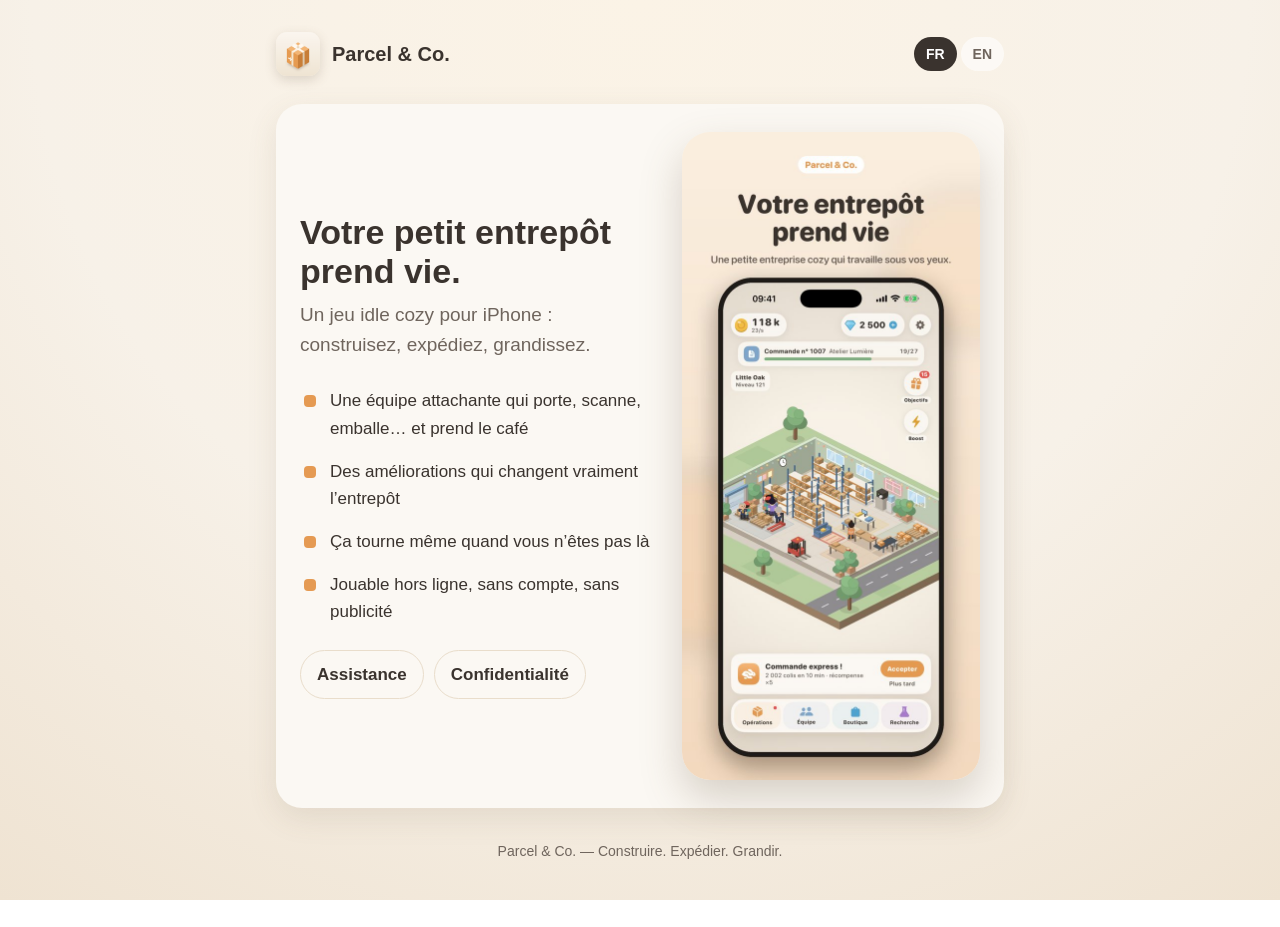
<file: index.html>
<!doctype html>
<html lang="fr">
<head>
  <meta charset="utf-8">
  <meta name="viewport" content="width=device-width, initial-scale=1">
  <title>Parcel & Co. — Idle Warehouse</title>
  <meta name="description" content="Parcel & Co. : un jeu idle cozy pour iPhone. Construisez un petit entrepôt et faites-le grandir.">
  <link rel="icon" href="icon.png">
  <link rel="apple-touch-icon" href="icon.png">
  <link rel="stylesheet" href="style.css">
</head>
<body>
  <div class="wrap">
    <header class="top">
      <a class="brand" href="./"><img src="icon.png" alt="">Parcel & Co.</a>
      <nav class="lang"><a class="on" href="./">FR</a><a href="en.html">EN</a></nav>
    </header>

    <section class="card hero">
      <div>
        <h1>Votre petit entrepôt prend vie.</h1>
        <p class="lead">Un jeu idle cozy pour iPhone : construisez, expédiez, grandissez.</p>
        <ul class="features">
          <li>Une équipe attachante qui porte, scanne, emballe… et prend le café</li>
          <li>Des améliorations qui changent vraiment l’entrepôt</li>
          <li>Ça tourne même quand vous n’êtes pas là</li>
          <li>Jouable hors ligne, sans compte, sans publicité</li>
        </ul>
        <div class="links">
          <a class="ghost" href="support.html">Assistance</a>
          <a class="ghost" href="privacy.html">Confidentialité</a>
        </div>
      </div>
      <img class="shot" src="screen-fr.jpg" alt="Capture d’écran de Parcel & Co.">
    </section>

    <footer>Parcel & Co. — Construire. Expédier. Grandir.</footer>
  </div>
</body>
</html>
</file>
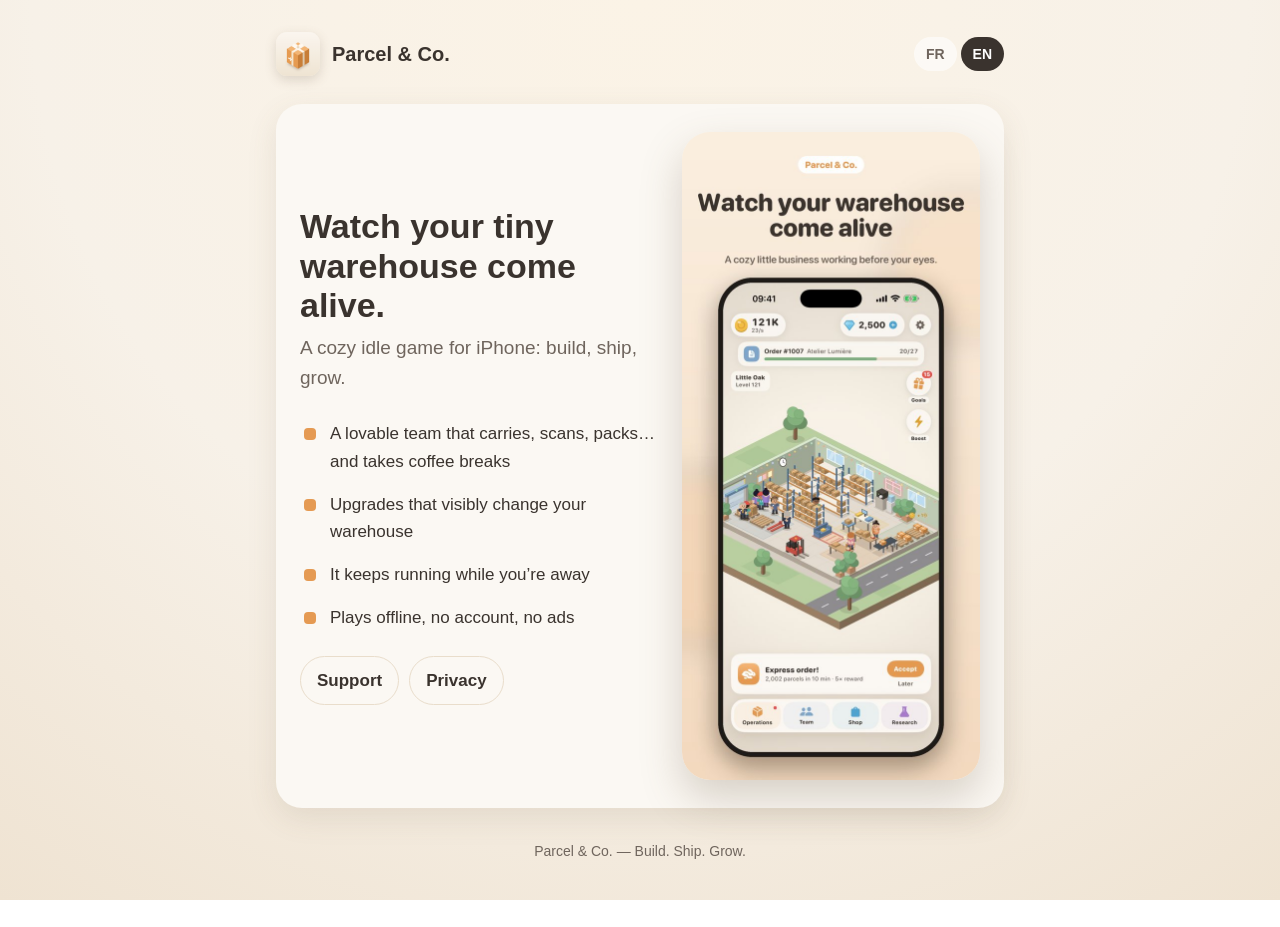
<file: en.html>
<!doctype html>
<html lang="en">
<head>
  <meta charset="utf-8">
  <meta name="viewport" content="width=device-width, initial-scale=1">
  <title>Parcel & Co. — Idle Warehouse</title>
  <meta name="description" content="Parcel & Co.: a cozy idle game for iPhone. Build a tiny warehouse and watch it grow.">
  <link rel="icon" href="icon.png">
  <link rel="apple-touch-icon" href="icon.png">
  <link rel="stylesheet" href="style.css">
</head>
<body>
  <div class="wrap">
    <header class="top">
      <a class="brand" href="en.html"><img src="icon.png" alt="">Parcel & Co.</a>
      <nav class="lang"><a href="./">FR</a><a class="on" href="en.html">EN</a></nav>
    </header>

    <section class="card hero">
      <div>
        <h1>Watch your tiny warehouse come alive.</h1>
        <p class="lead">A cozy idle game for iPhone: build, ship, grow.</p>
        <ul class="features">
          <li>A lovable team that carries, scans, packs… and takes coffee breaks</li>
          <li>Upgrades that visibly change your warehouse</li>
          <li>It keeps running while you’re away</li>
          <li>Plays offline, no account, no ads</li>
        </ul>
        <div class="links">
          <a class="ghost" href="support.html#en">Support</a>
          <a class="ghost" href="privacy.html#en">Privacy</a>
        </div>
      </div>
      <img class="shot" src="screen-en.jpg" alt="Parcel & Co. screenshot">
    </section>

    <footer>Parcel & Co. — Build. Ship. Grow.</footer>
  </div>
</body>
</html>
</file>
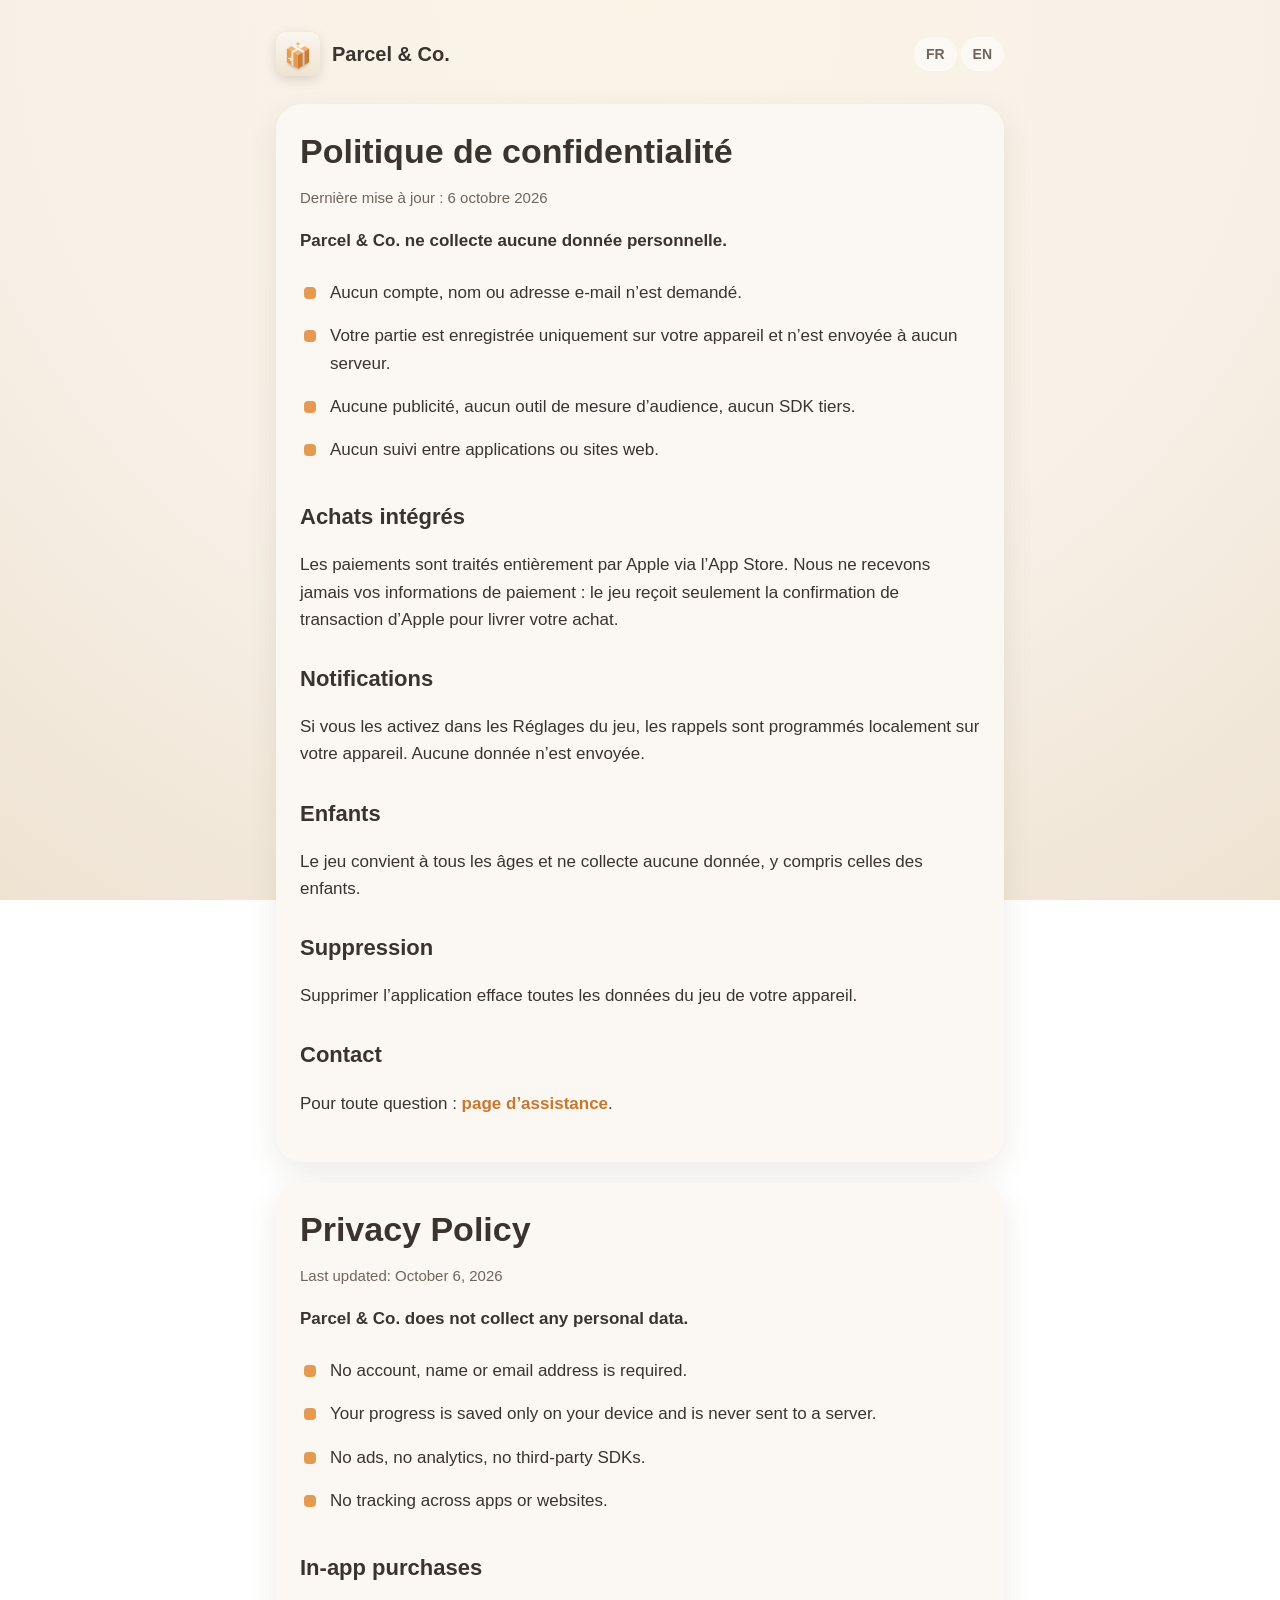
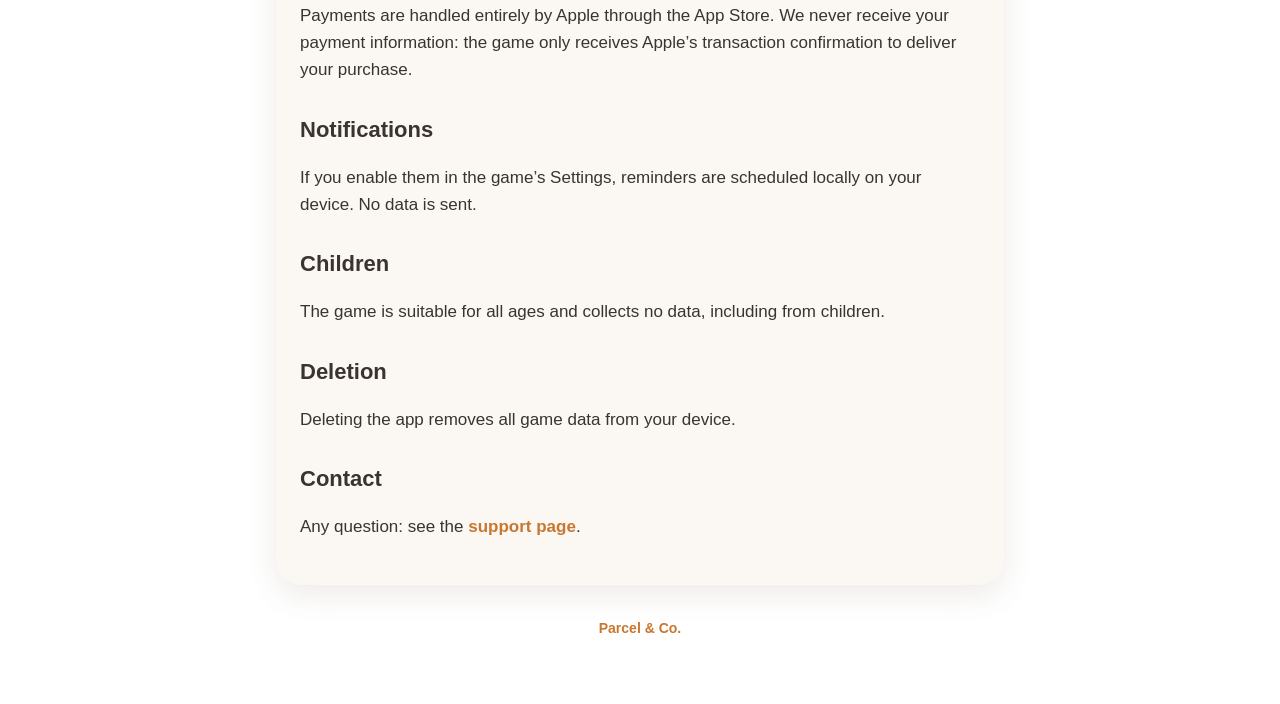
<file: privacy.html>
<!doctype html>
<html lang="fr">
<head>
  <meta charset="utf-8">
  <meta name="viewport" content="width=device-width, initial-scale=1">
  <title>Confidentialité — Parcel & Co.</title>
  <link rel="icon" href="icon.png">
  <link rel="stylesheet" href="style.css">
</head>
<body>
  <div class="wrap">
    <header class="top">
      <a class="brand" href="./"><img src="icon.png" alt="">Parcel & Co.</a>
      <nav class="lang"><a href="#fr">FR</a><a href="#en">EN</a></nav>
    </header>

    <article class="card" id="fr">
      <h1>Politique de confidentialité</h1>
      <p class="muted">Dernière mise à jour : 6 octobre 2026</p>
      <p><strong>Parcel & Co. ne collecte aucune donnée personnelle.</strong></p>
      <ul class="features">
        <li>Aucun compte, nom ou adresse e-mail n’est demandé.</li>
        <li>Votre partie est enregistrée uniquement sur votre appareil et n’est envoyée à aucun serveur.</li>
        <li>Aucune publicité, aucun outil de mesure d’audience, aucun SDK tiers.</li>
        <li>Aucun suivi entre applications ou sites web.</li>
      </ul>
      <h2>Achats intégrés</h2>
      <p>Les paiements sont traités entièrement par Apple via l’App Store. Nous ne recevons jamais vos informations de paiement : le jeu reçoit seulement la confirmation de transaction d’Apple pour livrer votre achat.</p>
      <h2>Notifications</h2>
      <p>Si vous les activez dans les Réglages du jeu, les rappels sont programmés localement sur votre appareil. Aucune donnée n’est envoyée.</p>
      <h2>Enfants</h2>
      <p>Le jeu convient à tous les âges et ne collecte aucune donnée, y compris celles des enfants.</p>
      <h2>Suppression</h2>
      <p>Supprimer l’application efface toutes les données du jeu de votre appareil.</p>
      <h2>Contact</h2>
      <p>Pour toute question : <a href="support.html">page d’assistance</a>.</p>
    </article>

    <article class="card" id="en">
      <h1>Privacy Policy</h1>
      <p class="muted">Last updated: October 6, 2026</p>
      <p><strong>Parcel & Co. does not collect any personal data.</strong></p>
      <ul class="features">
        <li>No account, name or email address is required.</li>
        <li>Your progress is saved only on your device and is never sent to a server.</li>
        <li>No ads, no analytics, no third-party SDKs.</li>
        <li>No tracking across apps or websites.</li>
      </ul>
      <h2>In-app purchases</h2>
      <p>Payments are handled entirely by Apple through the App Store. We never receive your payment information: the game only receives Apple’s transaction confirmation to deliver your purchase.</p>
      <h2>Notifications</h2>
      <p>If you enable them in the game’s Settings, reminders are scheduled locally on your device. No data is sent.</p>
      <h2>Children</h2>
      <p>The game is suitable for all ages and collects no data, including from children.</p>
      <h2>Deletion</h2>
      <p>Deleting the app removes all game data from your device.</p>
      <h2>Contact</h2>
      <p>Any question: see the <a href="support.html#en">support page</a>.</p>
    </article>

    <footer><a href="./">Parcel & Co.</a></footer>
  </div>
</body>
</html>
</file>
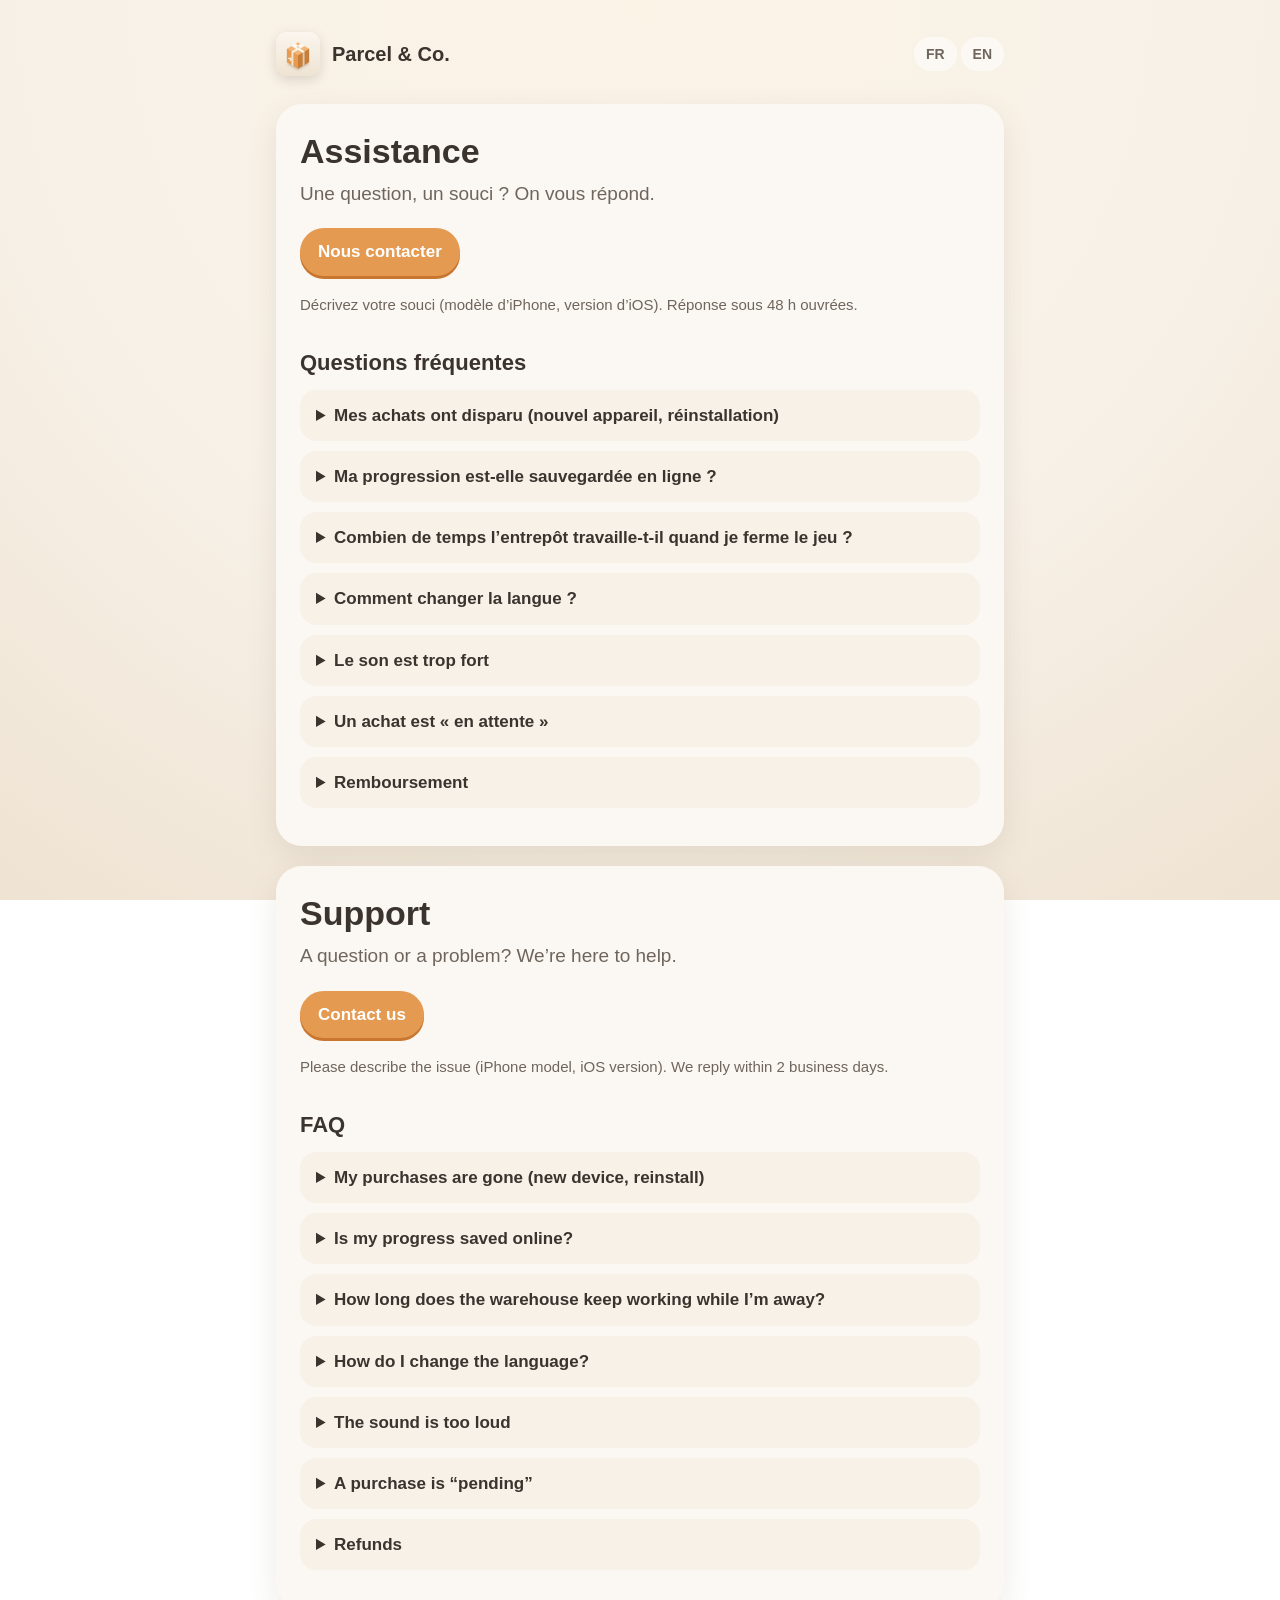
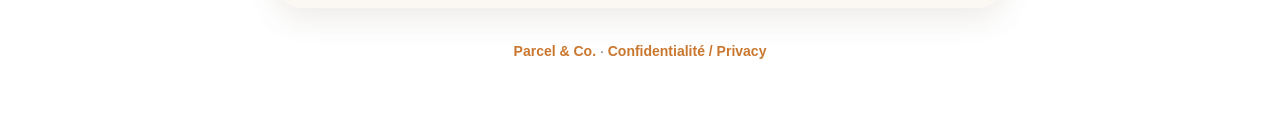
<file: support.html>
<!doctype html>
<html lang="fr">
<head>
  <meta charset="utf-8">
  <meta name="viewport" content="width=device-width, initial-scale=1">
  <title>Assistance — Parcel & Co.</title>
  <link rel="icon" href="icon.png">
  <link rel="stylesheet" href="style.css">
</head>
<body>
  <div class="wrap">
    <header class="top">
      <a class="brand" href="./"><img src="icon.png" alt="">Parcel & Co.</a>
      <nav class="lang"><a href="#fr">FR</a><a href="#en">EN</a></nav>
    </header>

    <section class="card" id="fr">
      <h1>Assistance</h1>
      <p class="lead">Une question, un souci ? On vous répond.</p>
      <p><a class="pill" href="https://github.com/ambinina1985/parcel-and-co-site/issues/new">Nous contacter</a></p>
      <p class="muted">Décrivez votre souci (modèle d’iPhone, version d’iOS). Réponse sous 48 h ouvrées.</p>

      <h2>Questions fréquentes</h2>
      <details><summary>Mes achats ont disparu (nouvel appareil, réinstallation)</summary>
        <p>Ouvrez <em>Boutique</em> ou <em>Réglages</em> › <strong>Restaurer les achats</strong>. Les employés étoiles, le Pass Premium et le Pack Fondateur sont restaurés. Les diamants (consommables) ne peuvent pas l’être.</p></details>
      <details><summary>Ma progression est-elle sauvegardée en ligne ?</summary>
        <p>Non : la partie est enregistrée uniquement sur votre appareil. Supprimer l’app efface la partie.</p></details>
      <details><summary>Combien de temps l’entrepôt travaille-t-il quand je ferme le jeu ?</summary>
        <p>4 heures au départ, jusqu’à 24 heures avec la recherche « Réseau mondial » et le Pass Premium.</p></details>
      <details><summary>Comment changer la langue ?</summary>
        <p>Réglages iOS › Parcel & Co. › Langue (français ou anglais).</p></details>
      <details><summary>Le son est trop fort</summary>
        <p>Réglages du jeu › Musique et Effets sonores. Le jeu respecte aussi le mode silencieux de l’iPhone.</p></details>
      <details><summary>Un achat est « en attente »</summary>
        <p>Il attend une validation (par exemple une demande d’achat parentale). Il sera ajouté automatiquement dès qu’il sera approuvé.</p></details>
      <details><summary>Remboursement</summary>
        <p>Les remboursements sont gérés par Apple : <a href="https://reportaproblem.apple.com">reportaproblem.apple.com</a>.</p></details>
    </section>

    <section class="card" id="en">
      <h1>Support</h1>
      <p class="lead">A question or a problem? We’re here to help.</p>
      <p><a class="pill" href="https://github.com/ambinina1985/parcel-and-co-site/issues/new">Contact us</a></p>
      <p class="muted">Please describe the issue (iPhone model, iOS version). We reply within 2 business days.</p>

      <h2>FAQ</h2>
      <details><summary>My purchases are gone (new device, reinstall)</summary>
        <p>Open <em>Shop</em> or <em>Settings</em> › <strong>Restore Purchases</strong>. Star employees, the Premium Pass and the Founder Pack are restored. Diamonds (consumables) cannot be restored.</p></details>
      <details><summary>Is my progress saved online?</summary>
        <p>No — it is saved only on your device. Deleting the app deletes your game.</p></details>
      <details><summary>How long does the warehouse keep working while I’m away?</summary>
        <p>4 hours at first, up to 24 hours with the “Global Network” research and the Premium Pass.</p></details>
      <details><summary>How do I change the language?</summary>
        <p>iOS Settings › Parcel & Co. › Language (French or English).</p></details>
      <details><summary>The sound is too loud</summary>
        <p>In-game Settings › Music and Sound effects. The game also respects the silent switch.</p></details>
      <details><summary>A purchase is “pending”</summary>
        <p>It is waiting for approval (e.g. Ask to Buy) and will be added automatically once approved.</p></details>
      <details><summary>Refunds</summary>
        <p>Refunds are handled by Apple: <a href="https://reportaproblem.apple.com">reportaproblem.apple.com</a>.</p></details>
    </section>

    <footer><a href="./">Parcel & Co.</a> · <a href="privacy.html">Confidentialité / Privacy</a></footer>
  </div>
</body>
</html>
</file>
<file: style.css>
:root {
  --cream: #f7f1e8;
  --paper: #fbf8f3;
  --beige: #e9ddcb;
  --ink: #3a332e;
  --ink-soft: #6f655d;
  --parcel: #e59a52;
  --blue: #7fa6c8;
  --plant: #7dae7e;
}

* { box-sizing: border-box; }

html { -webkit-text-size-adjust: 100%; }

body {
  margin: 0;
  background: radial-gradient(circle at 50% 0%, #fbf3e6 0%, var(--cream) 55%, #efe3d2 100%) fixed;
  color: var(--ink);
  font: 17px/1.6 ui-rounded, "SF Pro Rounded", -apple-system, BlinkMacSystemFont, "Segoe UI", Roboto, sans-serif;
}

a { color: #c9772f; text-decoration: none; font-weight: 600; }
a:hover { text-decoration: underline; }

.wrap { max-width: 760px; margin: 0 auto; padding: 32px 16px 64px; }

header.top {
  display: flex; align-items: center; justify-content: space-between; gap: 12px;
  margin-bottom: 28px;
}
.brand { display: flex; align-items: center; gap: 12px; color: var(--ink); font-weight: 800; font-size: 20px; }
.brand img { width: 44px; height: 44px; border-radius: 11px; box-shadow: 0 4px 12px rgba(111, 90, 69, .2); }
nav.lang a {
  display: inline-block; padding: 6px 12px; border-radius: 999px; color: var(--ink-soft);
  background: rgba(255, 255, 255, .6); margin-left: 4px; font-size: 14px;
}
nav.lang a.on { background: var(--ink); color: #fff; }

.card {
  background: var(--paper); border-radius: 26px; padding: 28px 24px;
  box-shadow: 0 10px 30px rgba(111, 90, 69, .12); margin-bottom: 20px;
}

h1 { font-size: 34px; line-height: 1.15; margin: 0 0 8px; font-weight: 800; }
h2 { font-size: 22px; margin: 28px 0 8px; font-weight: 800; }
h3 { font-size: 18px; margin: 20px 0 4px; }
p.lead { color: var(--ink-soft); font-size: 19px; margin-top: 0; }
.muted { color: var(--ink-soft); font-size: 15px; }

.hero { display: grid; grid-template-columns: 1fr; gap: 24px; align-items: center; }
.hero img.shot { width: 100%; max-width: 300px; justify-self: center; border-radius: 28px; box-shadow: 0 18px 40px rgba(111, 90, 69, .25); }
@media (min-width: 700px) {
  .hero { grid-template-columns: 1.2fr 1fr; }
}

ul.features { list-style: none; padding: 0; margin: 16px 0; }
ul.features li { padding: 8px 0 8px 30px; position: relative; }
ul.features li::before {
  content: ""; position: absolute; left: 4px; top: 16px; width: 12px; height: 12px;
  border-radius: 4px; background: var(--parcel);
}

.pill {
  display: inline-block; padding: 10px 18px; border-radius: 999px; background: var(--parcel);
  color: #fff; font-weight: 800; box-shadow: 0 3px 0 #c9772f;
}
.pill:hover { text-decoration: none; filter: brightness(1.05); }

.links { display: flex; flex-wrap: wrap; gap: 10px; margin-top: 16px; }
.links a.ghost {
  padding: 10px 16px; border-radius: 999px; border: 1.5px solid var(--beige); color: var(--ink);
}

details { background: var(--cream); border-radius: 16px; padding: 12px 16px; margin: 10px 0; }
details summary { cursor: pointer; font-weight: 700; }

footer { text-align: center; color: var(--ink-soft); font-size: 14px; margin-top: 32px; }
</file>
